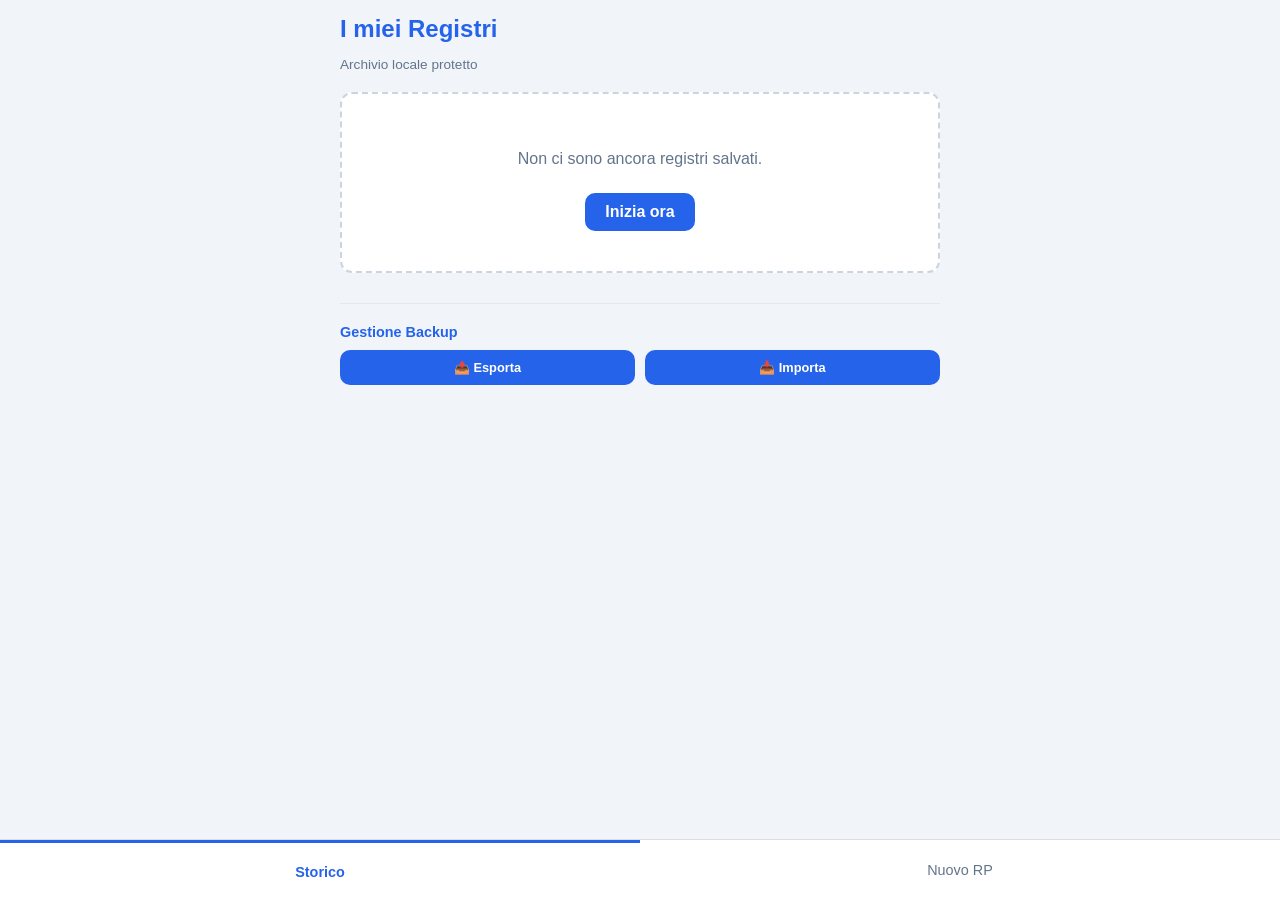
<file: index.html>
<!DOCTYPE html>
<html lang="it">
<head>
    <meta charset="UTF-8">
    <meta name="viewport" content="width=device-width, initial-scale=1.0, maximum-scale=1.0, user-scalable=no">
    <title>Storico RP</title>
    <link rel="stylesheet" href="style.css">
    <link rel="manifest" href="manifest.json">
</head>
<body>

<div class="container">
    <div class="header" style="margin-bottom: 20px;">
        <h2 style="color:var(--p); margin:0;">I miei Registri</h2>
        <p style="font-size:0.85rem; color:#64748b;">Archivio locale protetto</p>
    </div>

    <div id="list-container">
        <div style="text-align:center; padding:20px; color:#64748b;">Caricamento database...</div>
    </div>

    <hr style="border:0; border-top:1px solid #e2e8f0; margin:30px 0 20px;">

    <div class="management-section" style="padding-bottom: 40px;">
        <span class="title" style="font-size:0.9rem;">Gestione Backup</span>
        <div style="display:flex; gap:10px; margin-top:10px;">
            <button class="btn btn-alt" onclick="handleExport()" style="flex:1; margin-top:0; font-size:0.8rem; padding:10px;">📤 Esporta</button>
            <button class="btn btn-alt" onclick="document.getElementById('importFile').click()" style="flex:1; margin-top:0; font-size:0.8rem; padding:10px;">📥 Importa</button>
            <input type="file" id="importFile" style="display:none;" accept=".json" onchange="handleImport(this)">
        </div>
    </div>
</div>

<div class="nav">
    <a href="index.html" class="nav-btn active">
        <span>Storico</span>
    </a>
    <a href="editor.html" class="nav-btn">
        <span>Nuovo RP</span>
    </a>
</div>

<script src="app.js"></script>
<script>
    // Funzione per caricare la lista dallo storico
    async function loadList() {
        const cont = document.getElementById('list-container');
        
        getEntries((data) => {
            if (!data || data.length === 0) {
                cont.innerHTML = `
                    <div style="text-align:center; padding:40px 20px; background:white; border-radius:12px; border:2px dashed #cbd5e1;">
                        <p style="color:#64748b; margin-bottom:15px;">Non ci sono ancora registri salvati.</p>
                        <a href="editor.html" class="btn" style="text-decoration:none; display:inline-block; width:auto; padding:10px 20px;">Inizia ora</a>
                    </div>`;
                return;
            }
            
            cont.innerHTML = data.map(i => `
                <a href="editor.html?id=${i.id}" class="history-item">
                    <div style="display:flex; justify-content:space-between; align-items:flex-start;">
                        <span style="font-size:0.75rem; color:var(--p); font-weight:bold; background:#eff6ff; padding:2px 8px; border-radius:4px;">
                            ${i.date ? i.date.replace('T', ' ') : 'Senza data'}
                        </span>
                    </div>
                    <div style="margin-top:8px; font-size:0.95rem; line-height:1.4;">
                        <strong>S:</strong> ${i.sit_1 ? (i.sit_1.length > 60 ? i.sit_1.substring(0, 60) + '...' : i.sit_1) : '<i>Nessuna descrizione</i>'}
                    </div>
                    <div style="margin-top:5px; font-size:0.85rem; color:#64748b;">
                        Pensiero: ${i.p_2 || 0}% | Emozione: ${i.e_2 || 0}
                    </div>
                </a>
            `).join('');
        });
    }

    // Funzione Esporta
    async function handleExport() {
        getEntries((data) => {
            if (data.length === 0) {
                alert("Nessun dato da esportare.");
                return;
            }
            const blob = new Blob([JSON.stringify(data, null, 2)], {type: 'application/json'});
            const url = URL.createObjectURL(blob);
            const a = document.createElement('a');
            a.href = url;
            a.download = `backup_rp_${new Date().toISOString().slice(0,10)}.json`;
            a.click();
            URL.revokeObjectURL(url);
        });
    }

    // Funzione Importa
    function handleImport(input) {
        const file = input.files[0];
        if (!file) return;

        const reader = new FileReader();
        reader.onload = async (e) => {
            try {
                const importedData = JSON.parse(e.target.result);
                if (!Array.isArray(importedData)) throw new Error("Formato non valido");

                if (confirm(`Vuoi importare ${importedData.length} registri? I dati esistenti con lo stesso ID verranno aggiornati.`)) {
                    for (const entry of importedData) {
                        // Usiamo una versione semplificata di save senza redirect
                        const db = await getDB();
                        const tx = db.transaction(['rp_entries'], 'readwrite');
                        tx.objectStore('rp_entries').put(entry);
                    }
                    alert("Importazione completata!");
                    loadList();
                }
            } catch (err) {
                alert("Errore durante l'importazione: " + err.message);
            }
        };
        reader.readAsText(file);
    }

    // Avvia il caricamento al termine del caricamento della pagina
    window.addEventListener('DOMContentLoaded', loadList);
</script>

</body>
</html>
</file>
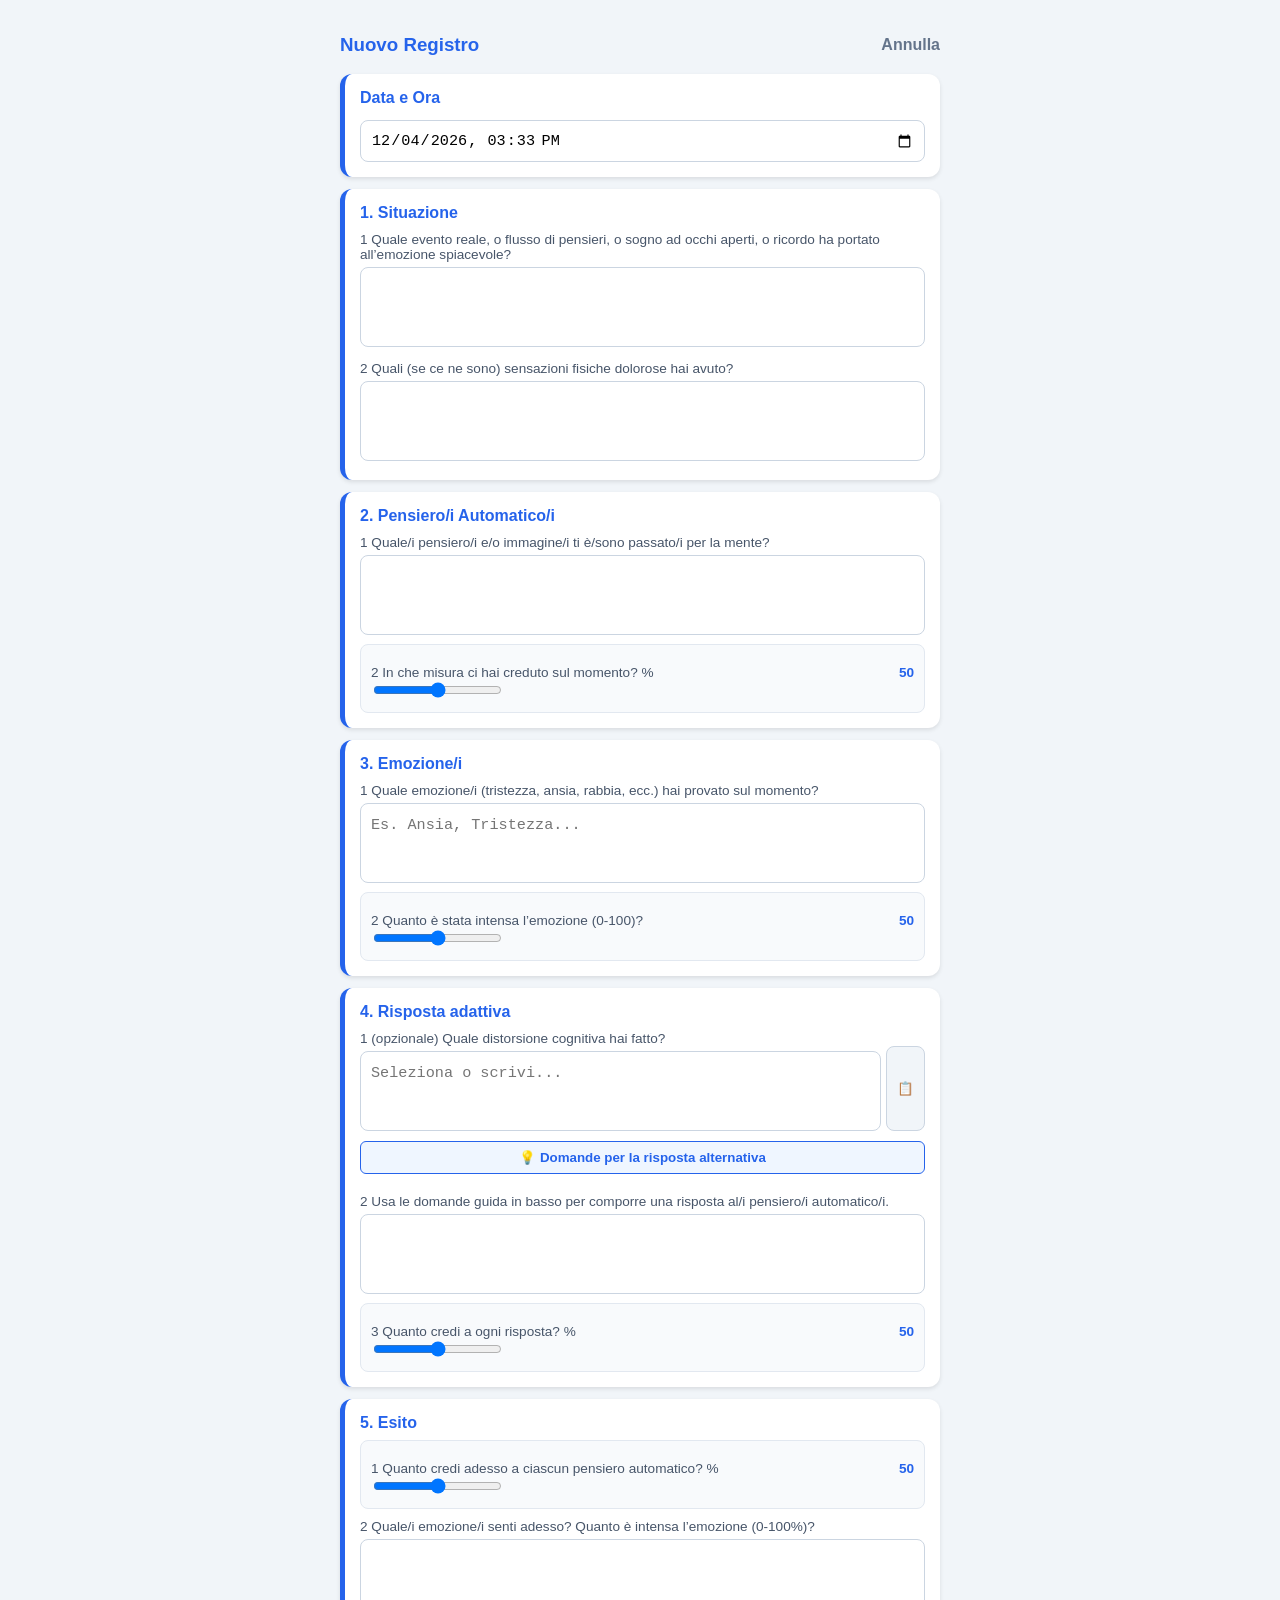
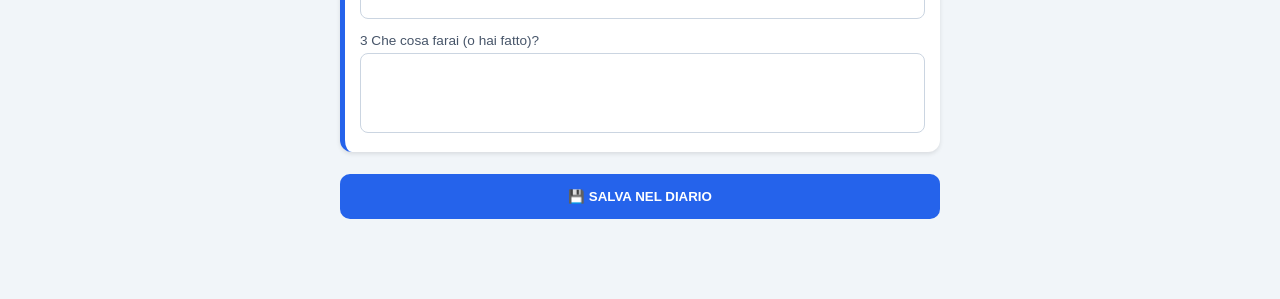
<file: editor.html>
<!DOCTYPE html>
<html lang="it">
<head>
    <meta charset="UTF-8">
    <meta name="viewport" content="width=device-width, initial-scale=1.0, maximum-scale=1.0, user-scalable=no">
    <title>Editor RP</title>
    <link rel="stylesheet" href="style.css">
    <style>
        textarea {
            resize: none;
            overflow: hidden;
            min-height: 80px;
            line-height: 1.5;
            white-space: pre-wrap;
            width: 100%;
            box-sizing: border-box;
        }
        .dist-item {
            display: block; width: 100%; text-align: left; padding: 10px;
            margin-bottom: 5px; background: #f8fafc; border: 1px solid #e2e8f0;
            border-radius: 6px; cursor: pointer; font-size: 0.9rem;
        }
    </style>
</head>
<body>

<div class="container">
    <div class="header" style="display:flex; justify-content:space-between; align-items:center;">
        <h3 id="page-title" style="color:var(--p);">Nuovo Registro</h3>
        <a href="index.html" style="text-decoration:none; color:#64748b; font-weight:bold;">Annulla</a>
    </div>

    <div class="card">
        <span class="title">Data e Ora</span>
        <input type="datetime-local" id="f-date">
    </div>

    <div class="card">
        <span class="title">1. Situazione</span>
        <label>1 Quale evento reale, o flusso di pensieri, o sogno ad occhi aperti, o ricordo ha portato all’emozione spiacevole?</label>
        <textarea id="f-sit_1" oninput="autoResize(this)"></textarea>
        <label>2 Quali (se ce ne sono) sensazioni fisiche dolorose hai avuto?</label>
        <textarea id="f-sit_2" oninput="autoResize(this)"></textarea>
    </div>

    <div class="card">
        <span class="title">2. Pensiero/i Automatico/i</span>
        <label>1 Quale/i pensiero/i e/o immagine/i ti è/sono passato/i per la mente?</label>
        <textarea id="f-p_1" oninput="autoResize(this)"></textarea>
        <div class="range-box">
            <label>2 In che misura ci hai creduto sul momento? <span id="v-p_2">50</span>%</label>
            <input type="range" id="f-p_2" min="0" max="100" step="5" value="50" oninput="updateVal(this, 'v-p_2')">
        </div>
    </div>

    <div class="card">
        <span class="title">3. Emozione/i</span>
        <label>1 Quale emozione/i (tristezza, ansia, rabbia, ecc.) hai provato sul momento?</label>
        <textarea id="f-e_1" oninput="autoResize(this)" placeholder="Es. Ansia, Tristezza..."></textarea>
        <div class="range-box">
            <label>2 Quanto è stata intensa l’emozione (0-100)? <span id="v-e_2">50</span></label>
            <input type="range" id="f-e_2" min="0" max="100" step="5" value="50" oninput="updateVal(this, 'v-e_2')">
        </div>
    </div>

    <div class="card">
        <span class="title">4. Risposta adattiva</span>
        <label>1 (opzionale) Quale distorsione cognitiva hai fatto?</label>
        <div style="display:flex; gap:5px; margin-bottom:10px;">
            <textarea id="f-dist_cog" style="flex:1;" oninput="autoResize(this)" placeholder="Seleziona o scrivi..."></textarea> 
            <button onclick="openDistModal()" style="background:#f1f5f9; border:1px solid #cbd5e1; border-radius:8px; padding:0 10px;">📋</button>
        </div>

        <button onclick="openModal()" style="background:#eff6ff; border:1px solid var(--p); color:var(--p); padding:8px; border-radius:6px; font-weight:bold; width:100%; margin-bottom:10px;">💡 Domande per la risposta alternativa</button>
        
        <label>2 Usa le domande guida in basso per comporre una risposta al/i pensiero/i automatico/i.</label>
        <textarea id="f-r_1" oninput="autoResize(this)"></textarea>

        <div class="range-box">
            <label>3 Quanto credi a ogni risposta? <span id="v-r_2">50</span>%</label>
            <input type="range" id="f-r_2" min="0" max="100" step="5" value="50" oninput="updateVal(this, 'v-r_2')">
        </div>
    </div>

    <div class="card">
        <span class="title">5. Esito</span>
        <div class="range-box">
            <label>1 Quanto credi adesso a ciascun pensiero automatico? <span id="v-es_1">50</span>%</label>
            <input type="range" id="f-es_1" min="0" max="100" step="5" value="50" oninput="updateVal(this, 'v-es_1')">
        </div>
        <label>2 Quale/i emozione/i senti adesso? Quanto è intensa l’emozione (0-100%)?</label>
        <textarea id="f-es_2" oninput="autoResize(this)"></textarea>
        <label>3 Che cosa farai (o hai fatto)?</label>
        <textarea id="f-es_3" oninput="autoResize(this)"></textarea>
    </div>

    <button class="btn" onclick="handleSave()">💾 SALVA NEL DIARIO</button>
    <div id="del-area"></div>
</div>

<div id="distModal" class="modal">
    <div class="modal-content">
        <span class="close" onclick="closeDistModal()">&times;</span>
        <h4 style="color:var(--p); margin-top:0;">Lista Distorsioni</h4>
        <div style="max-height: 350px; overflow-y: auto;">
            <button class="dist-item" onclick="addDist('Pensiero Tutto o Nulla')"><strong>Pensiero Tutto o Nulla</strong></button>
            <button class="dist-item" onclick="addDist('Iper-generalizzazione')"><strong>Iper-generalizzazione</strong></button>
            <button class="dist-item" onclick="addDist('Filtro Mentale')"><strong>Filtro Mentale</strong></button>
            <button class="dist-item" onclick="addDist('Squalificare il positivo')"><strong>Squalificare il positivo</strong></button>
            <button class="dist-item" onclick="addDist('Lettura del pensiero / Chiaroveggenza')"><strong>Lettura del pensiero / Chiaroveggenza</strong></button>
            <button class="dist-item" onclick="addDist('Catastrofizzazione')"><strong>Catastrofizzazione</strong></button>
            <button class="dist-item" onclick="addDist('Ragionamento Emozionale')"><strong>Ragionamento Emozionale</strong></button>
            <button class="dist-item" onclick="addDist('Doverizzazioni')"><strong>Doverizzazioni</strong></button>
            <button class="dist-item" onclick="addDist('Etichettamento')"><strong>Etichettamento</strong></button>
            <button class="dist-item" onclick="addDist('Personalizzazione')"><strong>Personalizzazione</strong></button>
        </div>
    </div>
</div>

<div id="guideModal" class="modal">
    <div class="modal-content">
        <span class="close" onclick="closeModal()">&times;</span>
        <h4 style="color:var(--p); margin-top:0;">Domande per comporre una risposta:</h4>
        <div class="guide-list" style="max-height: 350px; overflow-y: auto; font-size: 0.9rem;">
            <ul>
                <li>Qual è la prova che il pensiero automatico è vero?</li>
                <li>Che non è vero?</li>
                <li>C’è una spiegazione alternativa?</li>
                <li>Qual è la cosa peggiore che potrebbe accadere? Potrei sopravvivere a questo?</li>
                <li>Qual è la cosa migliore che potrebbe accadere?</li>
                <li>Qual è l’esito più realistico?</li>
                <li>Qual è l’effetto del mio credere al pensiero automatico?</li>
                <li>Quale potrebbe essere l’effetto del cambiare il mio pensiero?</li>
                <li>Che cosa dovrei fare al riguardo?</li>
                <li>Se un amico/a fosse nella stessa situazione e avesse questo pensiero cosa gli/le direi?</li>
            </ul>
        </div>
    </div>
</div>

<script src="app.js"></script>
<script>
    const urlParams = new URLSearchParams(window.location.search);
    const entryId = urlParams.get('id');

    function openModal() { document.getElementById('guideModal').style.display = "block"; }
    function closeModal() { document.getElementById('guideModal').style.display = "none"; }
    function openDistModal() { document.getElementById('distModal').style.display = "block"; }
    function closeDistModal() { document.getElementById('distModal').style.display = "none"; }

    function addDist(name) {
        const input = document.getElementById('f-dist_cog');
        input.value = input.value ? input.value + ", " + name : name;
        autoResize(input); // Adatta l'altezza dopo l'inserimento
        closeDistModal();
    }

    function autoResize(el) {
        el.style.height = 'auto';
        el.style.height = (el.scrollHeight) + 'px';
    }

    function updateVal(el, targetId) {
        document.getElementById(targetId).innerText = el.value;
    }

    window.addEventListener('load', () => {
        if(entryId) {
            getEntryById(entryId, (d) => {
                if(!d) return;
                document.getElementById('page-title').innerText = "Modifica Registro";
                document.getElementById('f-date').value = d.date;
                document.getElementById('f-sit_1').value = d.sit_1 || '';
                document.getElementById('f-sit_2').value = d.sit_2 || '';
                document.getElementById('f-p_1').value = d.p_1 || '';
                document.getElementById('f-p_2').value = d.p_2 || 50;
                document.getElementById('v-p_2').innerText = d.p_2 || 50;
                document.getElementById('f-e_1').value = d.e_1 || '';
                document.getElementById('f-e_2').value = d.e_2 || 50;
                document.getElementById('v-e_2').innerText = d.e_2 || 50;
                document.getElementById('f-dist_cog').value = d.dist_cog || ''; 
                document.getElementById('f-r_1').value = d.r_1 || '';
                document.getElementById('f-r_2').value = d.r_2 || 50;
                document.getElementById('v-r_2').innerText = d.r_2 || 50;
                document.getElementById('f-es_1').value = d.es_1 || 50;
                document.getElementById('v-es_1').innerText = d.es_1 || 50;
                document.getElementById('f-es_2').value = d.es_2 || '';
                document.getElementById('f-es_3').value = d.es_3 || '';
                
                // Forza l'altezza corretta all'apertura per i dati caricati
                setTimeout(() => {
                    document.querySelectorAll('textarea').forEach(autoResize);
                }, 100);

                document.getElementById('del-area').innerHTML = `<button class="btn" style="background:#ef4444; margin-top:20px;" onclick="deleteEntry(${entryId})">Elimina Registro</button>`;
            });
        } else {
            const now = new Date();
            now.setMinutes(now.getMinutes() - now.getTimezoneOffset());
            document.getElementById('f-date').value = now.toISOString().slice(0,16);
        }
    });

    async function handleSave() {
        const entry = {
            id: entryId ? Number(entryId) : Date.now(),
            date: document.getElementById('f-date').value,
            sit_1: document.getElementById('f-sit_1').value,
            sit_2: document.getElementById('f-sit_2').value,
            p_1: document.getElementById('f-p_1').value,
            p_2: document.getElementById('f-p_2').value,
            e_1: document.getElementById('f-e_1').value,
            e_2: document.getElementById('f-e_2').value,
            dist_cog: document.getElementById('f-dist_cog').value,
            r_1: document.getElementById('f-r_1').value,
            r_2: document.getElementById('f-r_2').value,
            es_1: document.getElementById('f-es_1').value,
            es_2: document.getElementById('f-es_2').value,
            es_3: document.getElementById('f-es_3').value
        };
        await saveEntry(entry);
    }
</script>
</body>
</html>
</file>
<file: style.css>
:root { --p: #2563eb; --bg: #f1f5f9; --card: #ffffff; --txt: #1e293b; }
body { font-family: sans-serif; background: var(--bg); color: var(--txt); margin: 0; padding: 15px; padding-bottom: 80px; }
.container { max-width: 600px; margin: auto; }
.card { background: var(--card); border-radius: 12px; padding: 15px; margin-bottom: 12px; box-shadow: 0 2px 4px rgba(0,0,0,0.1); border-left: 5px solid var(--p); }
.title { color: var(--p); font-weight: bold; margin-bottom: 8px; display: block; font-size: 1rem; }
label { font-size: 0.85rem; display: block; margin-top: 10px; color: #475569; }
textarea, input[type="text"], input[type="datetime-local"] { width: 100%; padding: 10px; border: 1px solid #cbd5e1; border-radius: 8px; box-sizing: border-box; margin-top: 5px; font-size: 0.95rem; }
.range-box { background: #f8fafc; padding: 10px; border-radius: 8px; margin-top: 5px; border: 1px solid #e2e8f0; }
.range-box span { color: var(--p); font-weight: bold; float: right; }
.btn { background: var(--p); color: white; border: none; padding: 15px; width: 100%; border-radius: 10px; font-weight: bold; cursor: pointer; margin-top: 10px; }

/* Stile Pop-up (Modale) */
.modal { display: none; position: fixed; z-index: 1000; left: 0; top: 0; width: 100%; height: 100%; background: rgba(0,0,0,0.5); }
.modal-content { background: white; margin: 15% auto; padding: 20px; border-radius: 15px; width: 85%; max-width: 500px; position: relative; }
.close { position: absolute; right: 15px; top: 10px; font-size: 24px; cursor: pointer; }
.guide-list { font-size: 0.9rem; line-height: 1.5; color: #334155; }

.nav { position: fixed; bottom: 0; left: 0; width: 100%; background: white; display: flex; border-top: 1px solid #ddd; height: 60px; }
.nav-btn { flex: 1; display: flex; align-items: center; justify-content: center; text-decoration: none; color: #64748b; font-size: 0.9rem; }
.nav-btn.active { color: var(--p); font-weight: bold; border-top: 3px solid var(--p); }
</file>
